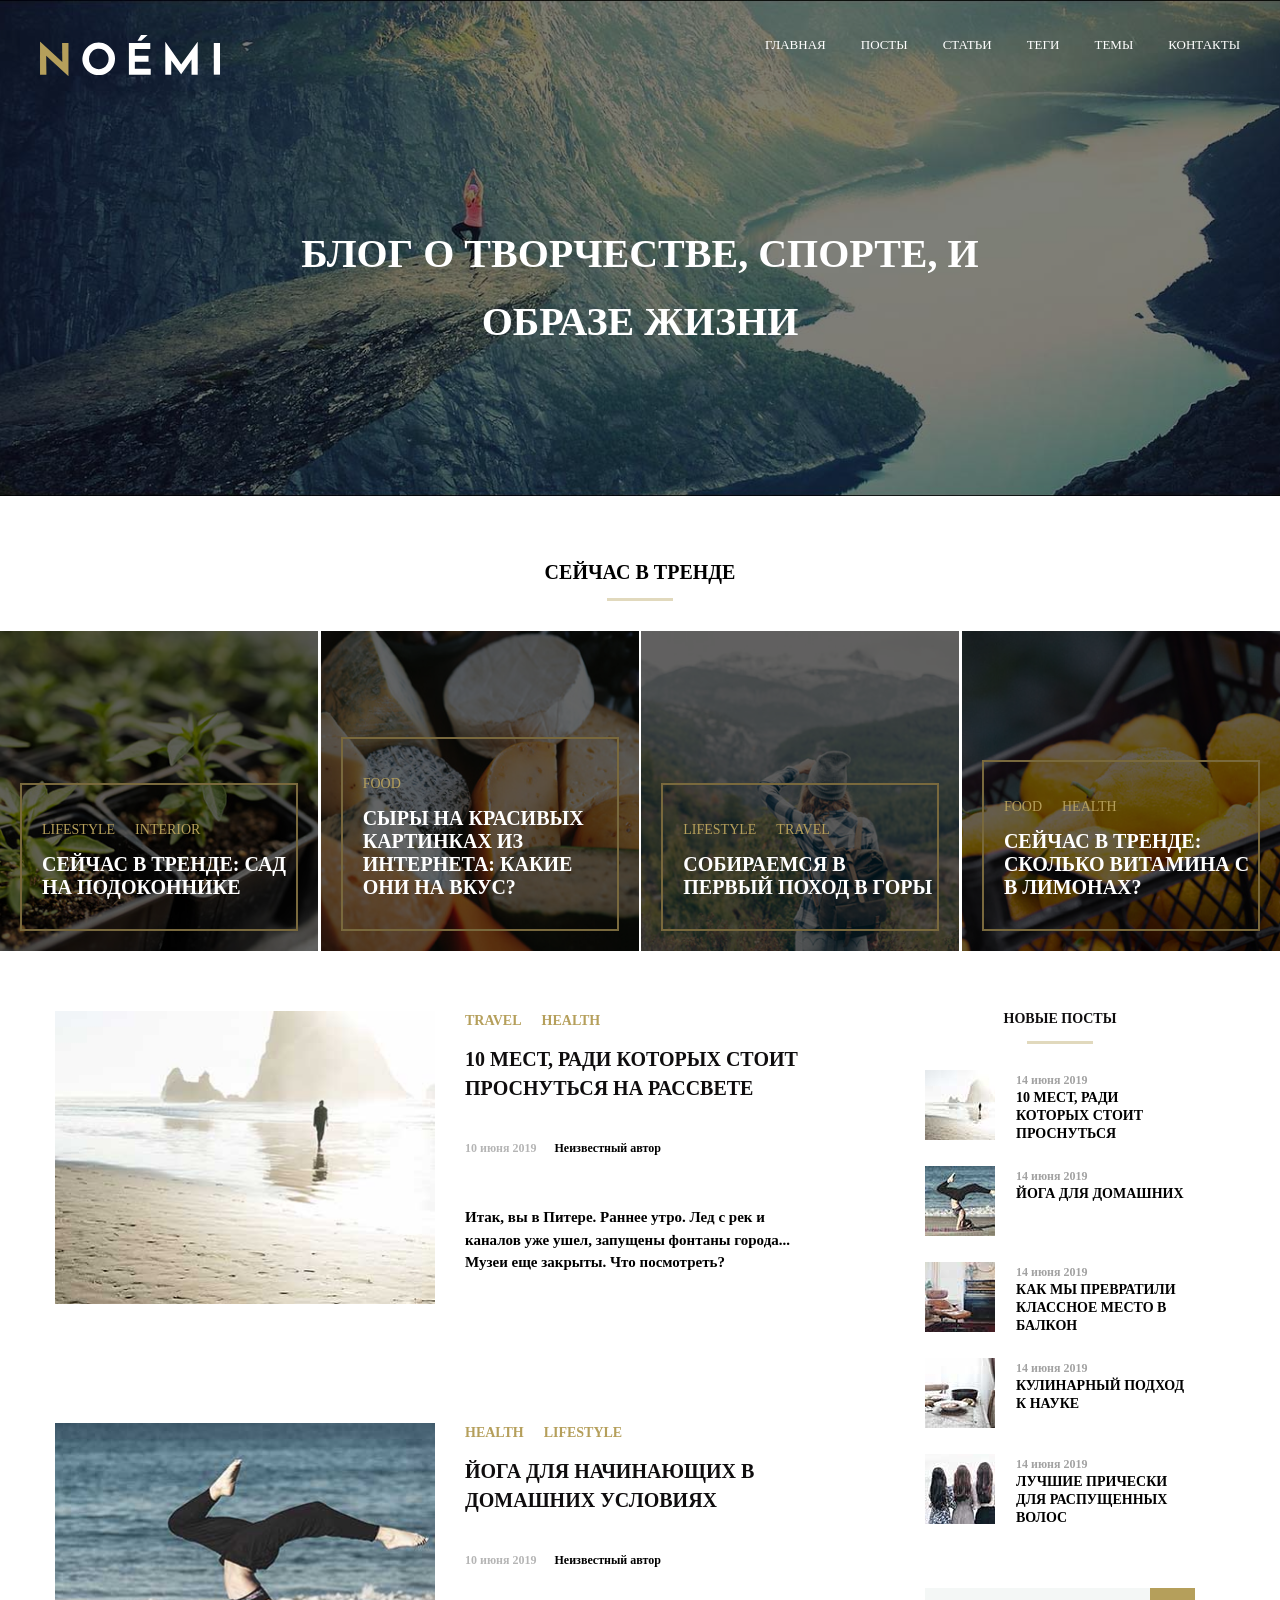
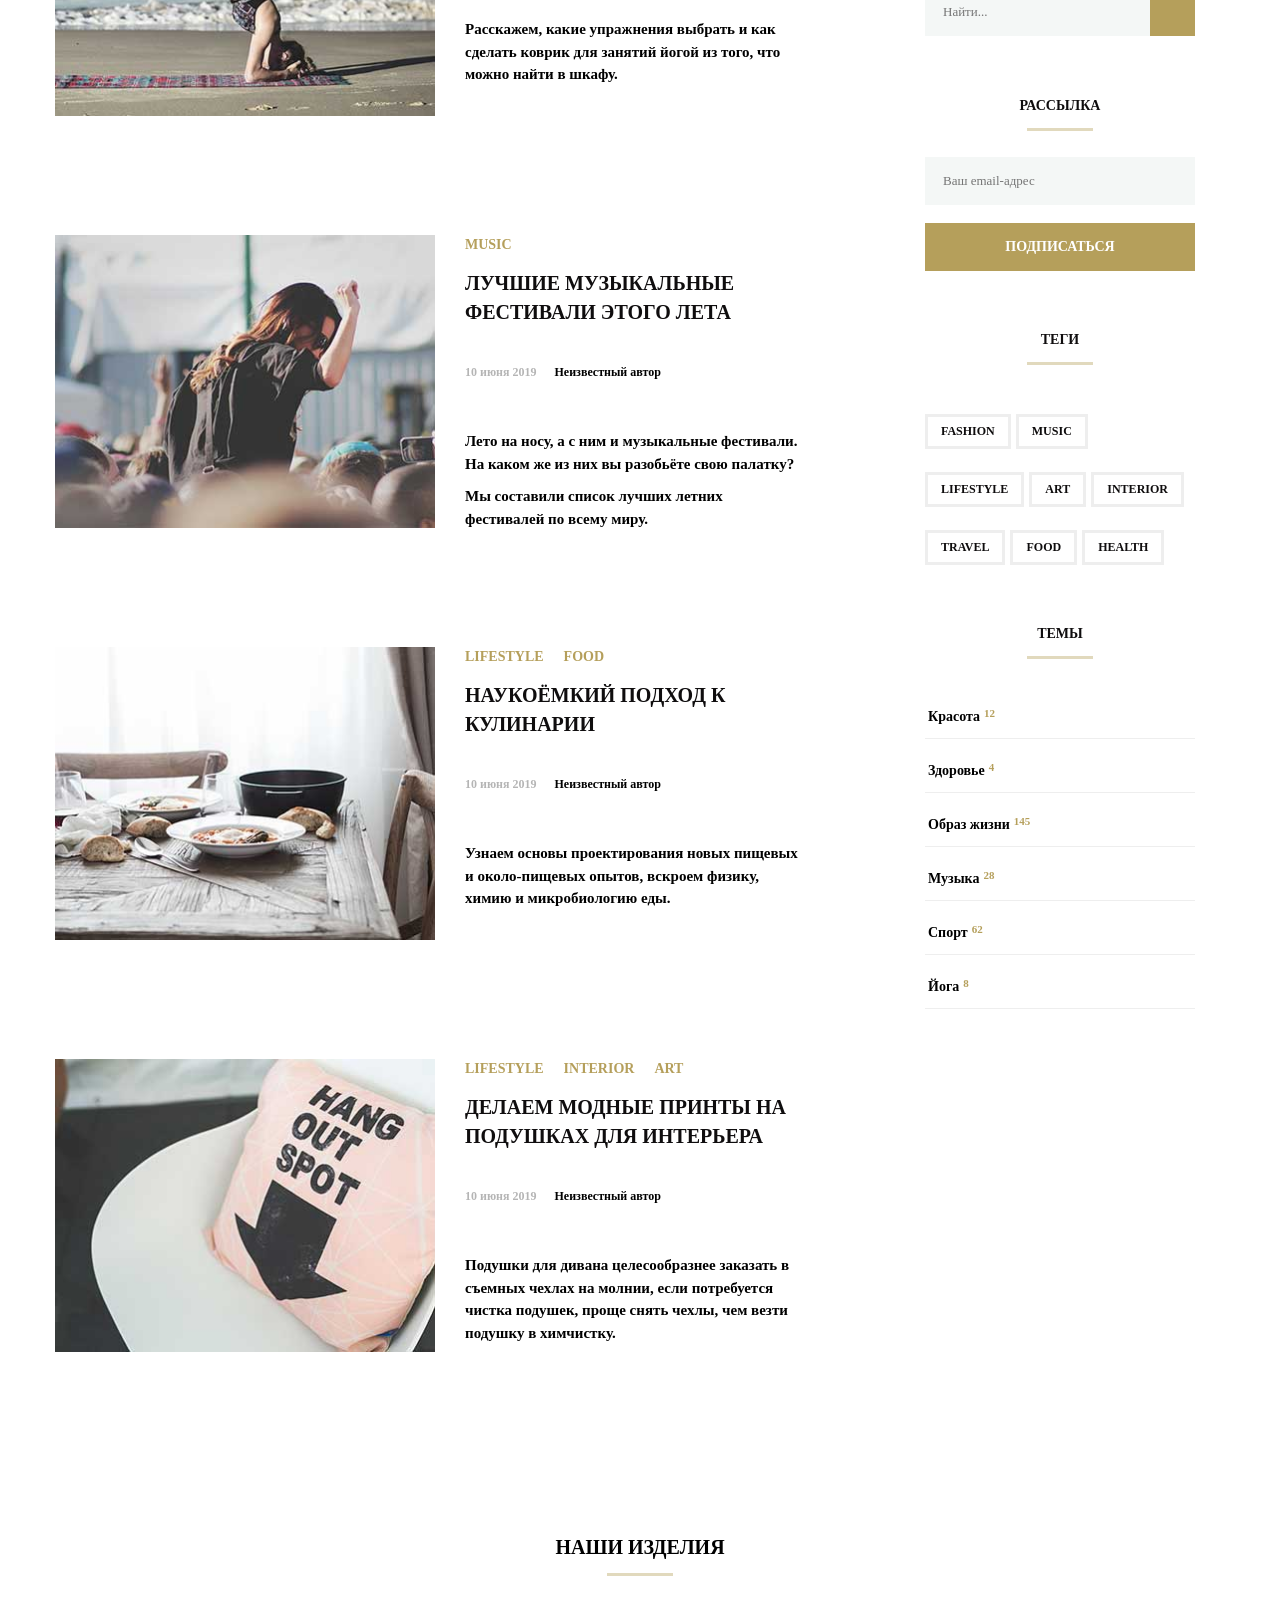
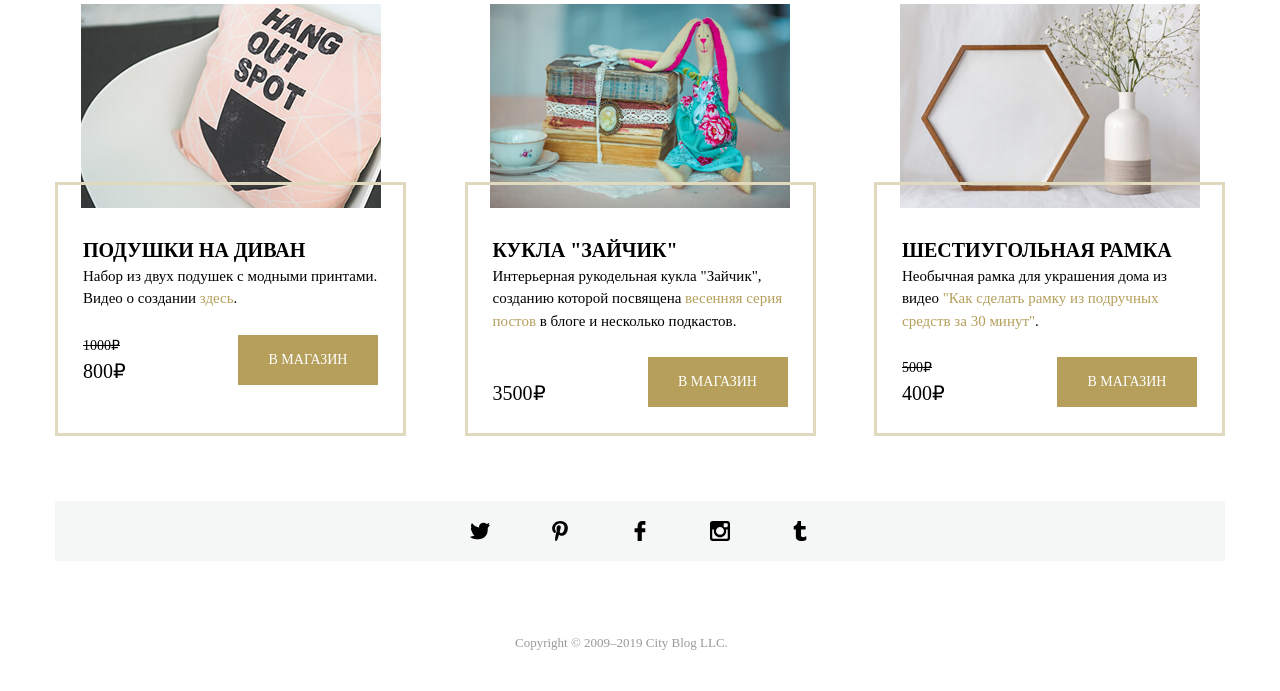
<file: index.html>
<!DOCTYPE html>
<html lang="ru">
  <head>
    <meta charset="UTF-8" />
    <meta http-equiv="X-UA-Compatible" content="IE=edge" />
    <meta name="viewport" content="width=device-width, initial-scale=1.0" />
    <link rel="stylesheet" href="css/style.css" />
    <title>Document</title>
  </head>
  <body>
    <header class="header">
      <div class="conteiner">
        <div class="menu">
          <a href="#0" class="logo">
            <img class="logo-img" src="svg/noemi-logo.svg" alt="логотип" />
          </a>
          <nav class="header-menu-nav">
            <button class="menu-button">
              <span></span>
            </button>
            <ul class="menu-list">
              <li class="header-menu">
                <a href="#0" class="menu-choice">Главная</a>
              </li>
              <li class="header-menu">
                <a href="#0" class="menu-choice">Посты</a>
              </li>
              <li class="header-menu">
                <a href="#0" class="menu-choice">Статьи</a>
              </li>
              <li class="header-menu">
                <a href="#0" class="menu-choice">Теги</a>
              </li>
              <li class="header-menu">
                <a href="#0" class="menu-choice">Темы</a>
              </li>
              <li class="header-menu">
                <a href="#0" class="menu-choice">Контакты</a>
              </li>
            </ul>
          </nav>
        </div>
        <h1 class="slogan">Блог о творчестве, спорте, и образе жизни</h1>
      </div>
    </header>
    <h3 class="actual-news-header">сейчас в тренде</h3>
    <section class="actual-news">
      <article class="card-trend one">
        <div class="card-news">
          <ul class="actual-news-title">
            <li class="content-block-list">
              <a href="#0" class="paragraph">lifestyle</a>
            </li>
            <li class="content-block-list">
              <a href="#0" class="paragraph">interior</a>
            </li>
          </ul>
          <h2 class="actual-content">
            сейчас в тренде: сад <br />
            на подоконнике
          </h2>
        </div>
      </article>
      <article class="card-trend two">
        <div class="card-news">
          <ul class="actual-news-title">
            <li class="content-block-list">
              <a href="#0" class="paragraph">food</a>
            </li>
          </ul>
          <h2 class="actual-content">
            сыры на красивых картинках из интернета: какие они на вкус?
          </h2>
        </div>
      </article>
      <article class="card-trend three">
        <div class="card-news">
          <ul class="actual-news-title">
            <li class="content-block-list">
              <a href="#0" class="paragraph">lifestyle</a>
            </li>
            <li class="content-block-list">
              <a href="#0" class="paragraph">travel</a>
            </li>
          </ul>
          <h2 class="actual-content">собираемся в первый поход в горы</h2>
        </div>
      </article>
      <article class="card-trend four">
        <div class="card-news">
          <ul class="actual-news-title">
            <li class="content-block-list">
              <a href="#0" class="paragraph">food</a>
            </li>
            <li class="content-block-list">
              <a href="#0" class="paragraph">health</a>
            </li>
          </ul>
          <h2 class="actual-content">
            сейчас в тренде: сколько витамина С в лимонах?
          </h2>
        </div>
      </article>
    </section>
    <div class="basic-information">
      <main class="main">
        <section class="sec-tion">
          <a href="#0" class="picture">
            <img
              class="preview-img"
              src="images/last-post1.jpg"
              alt="Человек в море на рассвете"
            />
          </a>
          <div class="content">
            <ul class="news">
              <li class="news-items">
                <a href="#0" class="paragraph">travel</a>
              </li>
              <li class="item-one">
                <a href="#0" class="paragraph">health</a>
              </li>
            </ul>
            <h2 class="second-header">
              <a href="#0" class="second-header-text"
                >10 мест, ради которых стоит проснуться на рассвете</a
              >
            </h2>
            <div class="date-author">
              <time class="date" datetime="2019-06-10">10 июня 2019</time>
              <span class="author">Неизвестный автор</span>
            </div>
            <div class="main-text">
              <p>
                Итак, вы в Питере. Раннее утро. Лед с рек и каналов уже ушел,
                запущены фонтаны города... Музеи еще закрыты. Что посмотреть?
              </p>
            </div>
          </div>
        </section>
        <section class="sec-tion">
          <a href="#0" class="picture">
            <img
              class="preview-img"
              src="images/last-post2.jpg"
              alt="Девушка занимается йогой на пляже"
            />
          </a>
          <div class="content">
            <ul class="news">
              <li class="news-items item-one">
                <a href="#0" class="paragraph">health</a>
              </li>
              <li class="news-items item-one">
                <a href="#0" class="paragraph">lifestyle</a>
              </li>
            </ul>
            <h2 class="second-header">
              <a href="#0" class="second-header-text"
                >йога для начинающих в домашних условиях</a
              >
            </h2>
            <div class="date-author">
              <time class="date" datetime="2019-06-10">10 июня 2019</time>
              <span class="author">Неизвестный автор</span>
            </div>
            <div class="main-text">
              <p>
                Расскажем, какие упражнения выбрать и как сделать коврик для
                занятий йогой из того, что можно найти в шкафу.
              </p>
            </div>
          </div>
        </section>
        <section class="sec-tion">
          <a href="#0" class="picture">
            <img
              class="preview-img"
              src="images/last-post3.jpg"
              alt="Девушка на фестивале"
            />
          </a>
          <div class="content">
            <ul class="news">
              <li class="news-items">
                <a href="#0" class="paragraph">music</a>
              </li>
            </ul>
            <h2 class="second-header">
              <a href="#0" class="second-header-text"
                >лучшие музыкальные фестивали этого лета</a
              >
            </h2>
            <div class="date-author">
              <time class="date" datetime="2019-06-10">10 июня 2019</time>
              <span class="author">Неизвестный автор</span>
            </div>
            <div class="main-text">
              <p>
                Лето на носу, а с ним и музыкальные фестивали. На каком же из
                них вы разобьёте свою палатку?
              </p>
              <div style="height: 10px"></div>
              <p>Мы составили список лучших летних фестивалей по всему миру.</p>
            </div>
          </div>
        </section>
        <section class="sec-tion">
          <a href="#0" class="picture">
            <img
              class="preview-img"
              src="images/last-post4.jpg"
              alt="Завтрак на столе"
            />
          </a>
          <div class="content">
            <ul class="news">
              <li class="news-items item-one">
                <a href="#0" class="paragraph">lifestyle</a>
              </li>
              <li class="item-one">
                <a href="#0" class="paragraph">food</a>
              </li>
            </ul>
            <h2 class="second-header">
              <a href="#0" class="second-header-text"
                >Наукоёмкий подход к кулинарии</a
              >
            </h2>
            <div class="date-author">
              <time class="date" datetime="2019-06-10">10 июня 2019</time>
              <span class="author">Неизвестный автор</span>
            </div>
            <div class="main-text">
              <p>
                Узнаем основы проектирования новых пищевых и около-пищевых
                опытов, вскроем физику, химию и микробиологию еды.
              </p>
            </div>
          </div>
        </section>
        <section class="sec-tion">
          <a href="#0" class="picture">
            <img
              class="preview-img"
              src="images/last-post5.jpg"
              alt="Подушечка с надписью: hang out sport"
            />
          </a>
          <div class="content">
            <ul class="news">
              <li class="news-items">
                <a href="#0" class="paragraph">lifestyle</a>
              </li>
              <li class="item-one">
                <a href="#0" class="paragraph">interior</a>
              </li>
              <li class="item-one">
                <a href="#0" class="paragraph">art</a>
              </li>
            </ul>
            <h2 class="second-header">
              <a href="#0" class="second-header-text"
                >делаем модные принты на подушках для интерьера</a
              >
            </h2>
            <div class="date-author">
              <time class="date" datetime="2019-06-10">10 июня 2019</time>
              <span class="author">Неизвестный автор</span>
            </div>
            <div class="main-text">
              <p>
                Подушки для дивана целесообразнее заказать в съемных чехлах на
                молнии, если потребуется чистка подушек, проще снять чехлы, чем
                везти подушку в химчистку.
              </p>
            </div>
          </div>
        </section>
      </main>
      <aside class="aside">
        <section class="new-posts">
          <h3 class="caption">новые посты</h3>
          <article class="post">
            <a href="#0" class="picture-two">
              <img
                class="image"
                src="images/2.jpg"
                alt="Человек в море на рассвете"
              />
            </a>
            <div class="con-tent">
              <time class="d-ate" datetime="2019-06-14">14 июня 2019</time>
              <h4 class="sec-ond-header">
                <a href="#0" class="sec-ond-header-text"
                  >10 мест, ради которых стоит проснуться</a
                >
              </h4>
            </div>
          </article>
          <article class="post">
            <a href="#0" class="picture-two">
              <img
                class="image"
                src="images/151.jpg"
                alt="Девушка занимается йогой на пляже"
              />
            </a>
            <div class="con-tent">
              <time class="d-ate" datetime="2019-06-14">14 июня 2019</time>
              <h4 class="sec-ond-header">
                <a href="#0" class="sec-ond-header-text">Йога для домашних</a>
              </h4>
            </div>
          </article>
          <article class="post">
            <a href="#0" class="picture-two">
              <img class="image" src="images/45.jpg" alt="Уютное кресло" />
            </a>
            <div class="con-tent">
              <time class="d-ate" datetime="2019-06-14">14 июня 2019</time>
              <h4 class="sec-ond-header">
                <a href="#0" class="sec-ond-header-text"
                  >как мы превратили классное место в балкон</a
                >
              </h4>
            </div>
          </article>
          <article class="post">
            <a href="#0" class="picture-two">
              <img class="image" src="images/501.jpg" alt="Завтрак на столе" />
            </a>
            <div class="con-tent">
              <time class="d-ate" datetime="2019-06-14">14 июня 2019</time>
              <h4 class="sec-ond-header">
                <a href="#0" class="sec-ond-header-text"
                  >Кулинарный подход к науке</a
                >
              </h4>
            </div>
          </article>
          <article class="post">
            <a href="#0" class="picture-two">
              <img class="image" src="images/7.jpg" alt="Красивые волосы" />
            </a>
            <div class="con-tent">
              <time class="d-ate" datetime="2019-06-14">14 июня 2019</time>
              <h4 class="sec-ond-header">
                <a href="#0" class="sec-ond-header-text"
                  >Лучшие прически для распущенных волос</a
                >
              </h4>
            </div>
          </article>
        </section>
        <section class="find-button">
          <form class="to-find">
            <span class="entry-field">поле ввода:поиск</span>
            <input class="field" type="text" placeholder="Найти..." />
            <button class="search-button" type="submit"></button>
          </form>
        </section>
        <section class="mailing-list">
          <h3 class="caption">рассылка</h3>
          <div class="mailing">
            <form class="to-fi-nd">
              <label class="wri-te">
                <span class="entry-field">Кнопка ввода:email</span>
                <input
                  class="fi-eld"
                  type="email"
                  placeholder="Ваш email-адрес"
                  required
                />
              </label>
              <button
                class="search-but-ton"
                type="button"
                name="Кнопка подписаться"
              >
                Подписаться
              </button>
            </form>
          </div>
        </section>
        <section class="tags">
          <h3 class="caption">теги</h3>
          <ul class="menu-tags">
            <li class="menu-section-tegs">
              <a href="#0" class="tag">fashion</a>
            </li>
            <li class="menu-section-tegs">
              <a href="#0" class="tag">music</a>
            </li>
            <li class="menu-section-tegs">
              <a href="#0" class="tag">lifestyle</a>
            </li>
            <li class="menu-section-tegs">
              <a href="#0" class="tag">art</a>
            </li>
            <li class="menu-section-tegs">
              <a href="#0" class="tag">interior</a>
            </li>
            <li class="menu-section-tegs">
              <a href="#0" class="tag">travel</a>
            </li>
            <li class="menu-section-tegs">
              <a href="#0" class="tag">food</a>
            </li>
            <li class="menu-section-tegs">
              <a href="#0" class="tag">health</a>
            </li>
          </ul>
        </section>
        <section class="themes">
          <h3 class="caption">темы</h3>
          <ul class="menu-themes">
            <li class="menu-section-themes">
              <a href="#0" class="theme">Красота</a>
              <span class="quantity">12</span>
            </li>
            <li class="menu-section-themes">
              <a href="#0" class="theme">Здоровье</a>
              <span class="quantity">4</span>
            </li>
            <li class="menu-section-themes">
              <a href="#0" class="theme">Образ жизни</a>
              <span class="quantity">145</span>
            </li>
            <li class="menu-section-themes">
              <a href="#0" class="theme">Музыка</a>
              <span class="quantity">28</span>
            </li>
            <li class="menu-section-themes">
              <a href="#0" class="theme">Спорт</a>
              <span class="quantity">62</span>
            </li>
            <li class="menu-section-themes">
              <a href="#0" class="theme">Йога</a>
              <span class="quantity">8</span>
            </li>
          </ul>
        </section>
      </aside>
    </div>
    <h3 class="actual-news-header">наши изделия</h3>
    <section class="product-container">
      <article class="product">
        <picture class="product-picture">
          <source
            srcset="images/shop-item-mobile1.jpg"
            media="(max-width: 640px)"
          />
          <source
            srcset="images/shop-item-tablet1.jpg"
            media="(min-width: 641px) and (max-width: 1199px)"
          />
          <source
            srcset="images/shop-item-desk1.jpg"
            media="(min-width: 1200px)"
          />
          <img
            src="images/shop-item-desk1.jpg"
            alt="Подушечка с надписью: hang out sport"
          />
        </picture>
        <div class="content-product">
          <h3 class="header-product">подушки на диван</h3>
          <p class="product-text">
            Набор из двух подушек с модными принтами. Видео о создании
            <a class="product-link" href="#0">здесь</a>.
          </p>
          <footer class="footer-product">
            <div class="product-prices">
              <span class="product-price">
                <span class="product-price-old">1000₽</span>
              </span>
              <span class="product-price">
                <span class="product-price-value">800₽</span>
              </span>
            </div>
            <button class="product-button" type="button">в магазин</button>
          </footer>
        </div>
      </article>
      <article class="product">
        <picture class="product-picture">
          <source
            srcset="images/shop-item-mobile2.jpg"
            media="(max-width: 640px)"
          />
          <source
            srcset="images/shop-item-tablet2.jpg"
            media="(min-width: 641px) and (max-width: 1199px)"
          />
          <source
            srcset="images/shop-item-desk2.jpg"
            media="(min-width: 1200px)"
          />
          <img src="images/shop-item-desk2.jpg" alt="кукла" />
        </picture>
        <div class="content-product">
          <h3 class="header-product">кукла "зайчик"</h3>
          <p class="product-text">
            Интерьерная рукодельная кукла "Зайчик", созданию которой посвящена
            <a class="product-link" href="#0">весенняя серия постов</a> в блоге
            и несколько подкастов.
          </p>
          <footer class="footer-product">
            <div class="product-prices">
              <span class="product-price">
                <span class="product-price-old"><br /></span>
              </span>
              <span class="product-price">
                <span class="product-price-value">3500₽</span>
              </span>
            </div>
            <button class="product-button" type="button">в магазин</button>
          </footer>
        </div>
      </article>
      <article class="product">
        <picture class="product-picture">
          <source
            srcset="images/shop-item-mobile3.jpg"
            media="(max-width: 640px)"
          />
          <source
            srcset="images/shop-item-tablet3.jpg"
            media="(min-width: 641px) and (max-width: 1199px)"
          />
          <source
            srcset="images/shop-item-desk3.jpg"
            media="(min-width: 1200px)"
          />
          <img src="images/shop-item-desk3.jpg" alt="Шестиугольная рамка" />
        </picture>
        <div class="content-product">
          <h3 class="header-product">шестиугольная рамка</h3>
          <p class="product-text">
            Необычная рамка для украшения дома из видео
            <a class="product-link" href="#0"
              >"Как сделать рамку из подручных средств за 30 минут"</a
            >.
          </p>
          <footer class="footer-product">
            <div class="product-prices">
              <span class="product-price">
                <span class="product-price-old">500₽</span>
              </span>
              <span class="product-price">
                <span class="product-price-value">400₽</span>
              </span>
            </div>
            <button class="product-button" type="button">в магазин</button>
          </footer>
        </div>
      </article>
    </section>
    <footer class="footer">
      <div class="basement">
        <address class="icons">
          <ul class="ic-ons">
            <li class="icon">
              <a href="twitter" class="social-media twitter">
                <span class="media">ссылка на профиль компании twitter</span>
              </a>
            </li>
            <li class="icon">
              <a href="pinterest" class="social-media pinterest">
                <span class="media">ссылка на профиль компании pinterest"</span>
              </a>
            </li>
            <li class="icon">
              <a href="facebook" class="social-media facebook">
                <span class="media">cсылка на профиль компании в facebook</span>
              </a>
            </li>
            <li class="icon">
              <a href="instagram" class="social-media instagram">
                <span class="media"
                  >cсылка на профиль компании в instagram</span
                >
              </a>
            </li>
            <li class="icon">
              <a href="tumblr" class="social-media tumblr">
                <span class="media">ссылка на профиль компании tumblr</span>
              </a>
            </li>
          </ul>
        </address>
        <a href="#0" class="copuright">
          <p class="signature">Copyright © 2009–2019 City Blog LLC.</p>
        </a>
      </div>
    </footer>
    <div class="popup_hidden">
      <div class="popup-container">
        <button class="button-close" type="button"></button>
        <div class="popup-contant">
          <form class="popup-form">
            <header class="popup-header">
              <h3 class="title-popup">ваш фидбек</h3>
            </header>
            <div class="form-group">
              <label class="popup-choice">
                <span class="label-text">Как часто Вы заходите на сайт?</span>
                <select class="select">
                  <option value="everyday" selected>Почти каждый день</option>
                  <option value="once">Раз в неделю</option>
                  <option value="first">Я здесь впервые</option>
                </select>
              </label>
            </div>
            <div class="form-group form-radio-group">
              <span class="label-text">Вы подписаны на e-mail рассылку?</span>
              <label class="radio-group">
                <input type="radio" name="radio-group" class="radio" />
                <span class="radio-group-text">Да</span>
              </label>
              <label class="radio-group">
                <input type="radio" name="radio-group" class="radio" />
                <span class="radio-group-text">Нет</span>
              </label>
            </div>
            <div class="form-group">
              <label class="field-group">
                <span class="label-text"
                  >Расскажите, какой контент Вы бы хотели видеть на нашем
                  сайте?</span
                >
                <textarea
                  class="field-textarea"
                  placeholder="Может, больше рецептов?"
                  required
                ></textarea>
              </label>
            </div>
            <div class="for-group">
              <button class="button" type="button">Отправить</button>
            </div>
          </form>
        </div>
      </div>
    </div>
  </body>
</html>
</file>
<file: css/style.css>
* {
  margin: 0;
  padding: 0;
  box-sizing: border-box;
}

@font-face {
  font-family: "OpenSans-Regular";
  src: url("https://netology-code.github.io/html-2-diploma/sources/fonts/OpenSans-Regular.woff");
  font-style: normal;
  font-weight: 400;
}

@font-face {
  font-family: "OpenSans-Bold";
  src: url("https://netology-code.github.io/html-2-diploma/sources/fonts/OpenSans-Bold.woff");
  font-style: normal;
  font-weight: 400;
}

.conteiner {
  margin: auto;
}

.header {
  padding-top: 15px;
  padding-bottom: 140px;
  background-image: url(../images/banner-bg.jpg);
  background-color: #000000;
  width: 100%;
  margin-left: auto;
  margin-right: auto;
  background-size: cover;
  background-repeat: no-repeat;
  background-position: center center;
  position: relative;
  z-index: 0;
}

.header::after {
  content: "";
  position: absolute;
  top: 0;
  right: 0;
  left: 0;
  bottom: 0;
  background-color: #000000;
  opacity: 0.5;
  z-index: -1;
}

.menu {
  max-width: 100%;
  display: flex;
  justify-content: space-between;
  margin-top: 20px;
}

.menu-list {
  display: flex;
  list-style-type: none;
}

.logo-img {
  width: 180px;
}

.header-menu-nav {
  margin: 0;
  box-sizing: border-box;
}

.menu-button {
  position: relative;
  width: 30px;
  height: 30px;
  display: block;
  border: none;
  padding-right: 30px;
  background-color: transparent;
  font-size: 25px;
  cursor: pointer;
  margin-right: 35px;
}

.menu-button span,
.menu-button:after,
.menu-button:before {
  height: 3px;
  width: 100%;
  position: absolute;
  margin-right: 20px;
  background-color: #ffffff;
}

.menu-button span {
  top: 14px;
}

.menu-button:after,
.menu-button:before {
  content: "";
}

.menu-button:after {
  bottom: 5px;
}

.menu-button:before {
  top: 5px;
}

.header-menu:nth-child(n + 2) {
  margin-left: 35px;
}

.menu-choice {
  text-decoration: none;
  color: #ffffff;
  text-transform: uppercase;
  font-size: 13px;
  font-family: "OpenSans-Regular";
}

.menu-choice:hover {
  text-decoration: underline;
}

.slogan {
  display: block;
  color: #ffffff;
  font-size: 40px;
  font-family: "OpenSans-Bold";
  margin-top: 140px;
  margin-right: auto;
  margin-left: auto;
  max-width: 700px;
  text-align: center;
  text-transform: uppercase;
  line-height: 1.7;
  font-weight: 700px;
}

.actual-news-header {
  color: 0f0d0e;
  text-transform: uppercase;
  font-size: 20px;
  font-family: "OpenSans-Bold";
  text-align: center;
  margin-top: 65px;
  font-weight: 900;
}

.actual-news-header::after {
  content: "";
  display: block;
  width: 66px;
  height: 3px;
  background-color: #e1d9bd;
  margin: 14px auto 28px auto;
  position: relative;
}

.actual-news {
  width: 100%;
  margin-right: auto;
  margin-left: auto;
  margin-top: 30px;
  display: flex;
  flex-wrap: wrap;
}

.card-trend {
  width: calc(25% - 3px);
  background-color: #000;
  position: relative;
  z-index: 0;
  display: flex;
  align-items: flex-end;
  background-repeat: no-repeat;
  background-size: cover;
  background-position: center center;
}

.card-trend::after {
  content: "";
  position: absolute;
  top: 0;
  right: 0;
  bottom: 0;
  left: 0;
  background-color: #000;
  z-index: -1;
  opacity: 0.6;
}

.one {
  background-image: url(../images/trend1.jpg);
}

.two {
  background-image: url(../images/trend2.jpg);
}

.three {
  background-image: url(../images/trend3.jpg);
}

.four {
  background-image: url(../images/trend4.jpg);
}

.card-news {
  border: 2px solid #79693d;
  margin: 20px;
  width: 100%;
}

.actual-news-title {
  display: flex;
  flex-wrap: wrap;
  box-sizing: border-box;
  text-align: left;
  margin-left: 20px;
  margin-top: 35px;
  list-style-type: none;
}

.actual-content {
  font-size: 20px;
  font-family: "OpenSans-Bold";
  color: #fff;
  text-transform: uppercase;
  margin-top: 15px;
  text-align: left;
  margin-left: 20px;
  margin-bottom: 30px;
}

.actual-content:hover {
  cursor: pointer;
  color: #66572f;
}

.basic-information {
  margin: 65px auto 0px auto;
  max-width: 1170px;
  display: flex;
  font-weight: 900;
}

.main {
  width: 750px;
}

.sec-tion {
  display: flex;
  padding-top: 0;
  margin-bottom: 60px;
}

.preview-img {
  width: 380px;
}

.picture {
  margin-bottom: 60px;
}

.content {
  max-width: 367px;
}

.news {
  display: flex;
  justify-content: start;
  flex-wrap: wrap;
  list-style-type: none;
}

.paragraph {
  text-decoration: none;
  color: #b59f5b;
  text-transform: uppercase;
  font-size: 14px;
  font-family: "OpenSans-Bold";
  font-weight: 700px;
  padding-right: 20px;
}

.paragraph:hover {
  text-decoration: underline;
}

.second-header {
  padding-top: 15px;
  line-height: 1.2;
}

.second-header-text {
  text-decoration: none;
  font-family: "OpenSans-Bold";
  font-size: 20px;
  color: #0f0d0e;
  font-weight: 900px;
  text-transform: uppercase;
}

.second-header-text:hover {
  color: #b59f5b;
}

.date-author {
  margin: 37px 0px 50px 0px;
}

.date {
  color: #b5b5b5;
  font-size: 12px;
  font-family: "OpenSans-Regular";
  font-weight: 700px;
}

.author {
  font-size: 12px;
  font-family: "OpenSans-Bold";
  color: #000000;
  font-weight: 900px;
  margin-left: 14px;
}

.main-text {
  line-height: 1.5;
  color: #000;
  font-family: "OpenSans-Regular";
  font-size: 15px;
  font-weight: 500px;
}

.aside {
  width: 272px;
}

.caption {
  color: #0f0d0e;
  text-transform: uppercase;
  font-size: 14px;
  font-family: "OpenSans-Bold";
  font-weight: 900px;
  text-align: center;
}

.caption::after {
  content: "";
  position: relative;
  display: block;
  width: 66px;
  height: 3px;
  background-color: #e1d9bd;
  margin: 14px auto 26px auto;
}

.post {
  display: flex;
  margin-bottom: 22px;
}

.picture-two {
  margin-right: 21px;
  width: 70px;
}

.d-ate {
  color: #a2a2a2;
  font-family: "OpenSans-Regular";
  font-size: 12px;
  font-weight: 700px;
  margin-bottom: 10px;
}

.sec-ond-header-text {
  font-size: 14px;
  font-family: "OpenSans-Bold";
  text-decoration: none;
  color: #000000;
  text-transform: uppercase;
  font-weight: 700px;
}

.sec-ond-header-text:hover {
  color: #b59f5b;
}

.fi-eld {
  border: none;
  min-height: 48px;
  width: 100%;
  background-color: #f4f7f6;
  font-size: 13px;
  font-family: "OpenSans-Regular";
  padding-left: 18px;
}

.fi-eld:focus {
  outline: 2px double #e1d9bd;
}

.search-but-ton {
  min-height: 48px;
  width: 100%;
  border: none;
  background-color: #b59f5b;
  margin-top: 18px;
  font-size: 14px;
  font-family: "OpenSans-Bold";
  color: #ffffff;
  text-transform: uppercase;
  cursor: pointer;
  font-weight: 700;
}

.search-but-ton:hover {
  background-color: #000000;
}

.tags {
  margin: 61px 0px 61px 0px;
  width: 100%;
}

.menu-tags {
  display: flex;
  list-style-type: none;
  flex-wrap: wrap;
}

.menu-section-tegs {
  margin-top: 23px;
  margin-right: 5px;
}

.tag {
  display: block;
  font-size: 12px;
  font-family: "OpenSans-Bold";
  color: #0f0d0e;
  text-transform: uppercase;
  text-decoration: none;
  border: solid 3px;
  border-color: #eeeeee;
  padding: 7px 13px;
  font-weight: 900px;
  align-items: center;
  align-content: space-between;
}

.tag:hover {
  color: #b59f5b;
  border-color: #b59f5b;
}
.menu-themes {
  list-style-type: none;
}

.menu-section-themes {
  border-style: none none solid none;
  border-color: #eeeeee;
  border-width: 1px;
  padding: 22px 3px 13px 3px;
}

.theme {
  font-size: 14px;
  font-family: "OpenSans-Bold";
  color: #000000;
  text-decoration: none;
  font-weight: 900px;
}

.theme:hover {
  color: #b59f5b;
}

.quantity {
  display: inline-block;
  color: #b59f5b;
  font-size: 11px;
  font-family: "OpenSans-Bold";
  vertical-align: top;
  font-weight: 700;
}

.product-container {
  max-width: 1170px;
  display: flex;
  height: 100%;
  margin-left: auto;
  margin-right: auto;
  margin-bottom: 65px;
  justify-content: space-between;
}

.product {
  display: flex;
  flex-direction: column;
  width: calc(33.3% - 47px);
}

.product-picture {
  text-align: center;
}

.content-product {
  margin-top: -30px;
  padding: 50px 25px 25px;
  border: 3px solid #e1d9bd;
  line-height: 1.5;
  position: relative;
  height: 100%;
}

.header-product {
  font-size: 20px;
  font-family: "OpenSans-Bold";
  font-weight: 900px;
  color: #000;
  text-transform: uppercase;
}

.product-text {
  font-size: 15px;
  font-family: "OpenSans-Regular";
}

.product-link {
  color: #b59f5b;
  text-decoration: none;
}

.footer-product {
  display: flex;
  justify-content: space-between;
  margin-top: 25px;
}

.product-price {
  display: flex;
  font-family: "OpenSans-Bold";
  color: #000;
  font-weight: 900px;
}

.product-price-value {
  font-size: 20px;
}

.product-price-old {
  font-size: 14px;
  text-decoration: line-through;
}

.product-button {
  width: 140px;
  height: 50px;
  font-size: 14px;
  font-family: "OpenSans-Bold";
  color: #fff;
  font-weight: 900px;
  text-transform: uppercase;
  background-color: #b59f5b;
  border: none;
  cursor: pointer;
  padding: 15px 25px;
}

.product-button:hover {
  background-color: #000;
}

.icons {
  width: 100%;
  background-color: #f4f7f6;
  margin-right: auto;
  margin-left: auto;
  margin-bottom: 74px;
}

.basement {
  margin-bottom: 40px;
}

.ic-ons {
  list-style-type: none;
  display: flex;
  justify-content: center;
}

.social-media {
  display: block;
  width: 25px;
  height: 25px;
  background-repeat: no-repeat;
  background-position: center;
  background-size: 20px;
}

.twitter {
  background-image: url(../svg/004-twitter.svg);
}

.pinterest {
  background-image: url(../svg/001-pinterest.svg);
}

.facebook {
  background-image: url(../svg/002-facebook-logo.svg);
}

.instagram {
  background-image: url(../svg/005-instagram.svg);
}

.tumblr {
  background-image: url(../svg/003-tumblr.svg);
}

.media {
  width: 1px;
  height: 1px;
  position: absolute;
  clip: rect(1px 1px 1px 1px);
}

.copuright {
  width: 250px;
  text-decoration: none;
  display: block;
  margin-right: auto;
  margin-left: auto;
}

.signature {
  font-size: 13px;
  font-family: "OpenSans-Bold";
  color: #999999;
  font-weight: 500px;
}

.popup-container {
  margin-top: auto;
  margin-bottom: auto;
}

.title-popup {
  text-transform: uppercase;
  font-size: 18px;
  font-family: "OpenSans-Bold";
  text-align: center;
}

.title-popup::after {
  content: "";
  display: block;
  position: relative;
  margin-left: auto;
  margin-right: auto;
  margin-top: 10px;
  margin-bottom: 25px;
  width: 66px;
  height: 3px;
  background: #e1d9bd;
}

.popup_hidden {
  display: flex;
  display: none;
  justify-content: center;
  position: fixed;
  z-index: 9999;
  top: 0;
  right: 0;
  bottom: 0;
  left: 0;
}

.popup_hidden:after {
  content: "";
  position: absolute;
  top: 0;
  right: 0;
  left: 0;
  bottom: 0;
  background-color: #000000;
  opacity: 0.7;
  z-index: -1;
}

.popup-contant {
  width: 390px;
  height: auto;
  background-color: #ffffff;
  padding: 35px 35px;
  font-family: "OpenSans-Regular";
  font-size: 15px;
  line-height: 1.5;
}

.form-group {
  margin-bottom: 20px;
}

.label-text {
  width: 100%;
}

.select {
  display: inline-block;
  box-sizing: border-box;
  margin-top: 10px;
  border: none;
  height: 48px;
  width: 100%;
  appearance: none;
  background-color: #f4f7f6;
  background-image: url(../svg/form-arrows.svg);
  background-repeat: no-repeat;
  background-size: 10px;
  background-position: right 10px center;
  padding-left: 18px;
  padding-right: 18px;
  font-size: 15px;
  color: #989898;
}

.select:focus {
  outline: 2px double #e1d9bd;
}

.form-radio-group {
  display: flex;
  flex-wrap: wrap;
}

.radio-group {
  margin-right: 10px;
  margin-top: 5px;
}

.radio-group > input {
  position: absolute;
  z-index: -1;
  opacity: 0;
}

.radio-group > span {
  display: inline-flex;
  align-items: center;
}

.radio-group > span::before {
  content: "";
  display: inline-block;
  width: 1em;
  height: 1em;
  border-radius: 50%;
  margin-right: 0.5em;
  background-image: url(../svg/form-empty-circle.svg);
  background-repeat: no-repeat;
  background-position: center center;
  background-size: 100%;
}

.radio-group > input:checked + span::before {
  background-image: url(../svg/form-circle.svg);
}

.field-textarea {
  margin-top: 10px;
  width: 100%;
  height: 135px;
  resize: none;
  outline: none;
  border: none;
  background-color: #f4f7f6;
  padding-left: 18px;
  padding-right: 18px;
  font-size: 15px;
  color: #989898;
  font-family: "OpenSans-Regular";
  line-height: 1.5;
  padding-top: 25px;
}

.field-textarea:focus {
  outline: 2px double #e1d9bd;
}

.button {
  width: 100%;
  height: 45px;
  border: none;
  background-color: #b59f5b;
  text-transform: uppercase;
  font-weight: 700;
  font-size: 12px;
  color: #ffffff;
  font-family: "OpenSans-Bold";
  cursor: pointer;
}

.button:hover {
  background: rgba(0, 0, 0, 0);
  color: #b59f5b;
  box-shadow: inset 0 0 0 3px #b59f5b;
}

.button-close {
  background-image: url(../svg/form-x.svg);
  background-repeat: no-repeat;
  background-color: transparent;
  margin-left: 95%;
  border: none;
  width: 15px;
  height: 20px;
  cursor: pointer;
}

@media (min-width: 1200px) {
  .conteiner {
    max-width: 1200px;
  }

  .aside {
    width: 272px;
  }

  .product {
    width: 30%;
  }

  .menu-button {
    display: none;
  }

  .card-trend {
    width: 24.85%;
    min-height: 320px;
  }

  .one,
  .two,
  .three {
    margin-right: 0.2%;
  }

  .basic-information {
    margin-top: 60px;
  }
  .content {
    margin-left: 30px;
  }

  .picture {
    width: 380px;
    height: 292px;
    background-color: #000;
  }

  .aside {
    max-width: 270px;
    margin-left: 120px;
  }

  .icons {
    max-width: 1170px;
  }

  .social-media {
    padding: 30px 40px;
  }

  .to-find {
    margin-top: 60px;
    margin-bottom: 62px;
    display: flex;
  }

  .write {
    flex-grow: 1;
    display: flex;
  }

  .entry-field {
    width: 1px;
    height: 1px;
    position: absolute;
    clip: rect(1px 1px 1px 1px);
  }

  .field {
    box-sizing: border-box;
    border: none;
    min-height: 48px;
    width: 225px;
    background-color: #f4f7f6;
    font-size: 13px;
    font-family: "OpenSans-Regular";
    padding-left: 18px;
    flex: 1 1 auto;
  }

  .field:focus {
    outline: 2px double #e1d9bd;
  }

  .search-button {
    min-height: 45px;
    width: 45px;
    background-color: #b59f5b;
    border: none;
    background-image: url("https://netology-code.github.io/html-2-diploma/sources/images/search.svg");
    background-repeat: no-repeat;
    background-size: 15px;
    background-position: center;
    cursor: pointer;
  }

  .search-button:hover {
    background-color: #000000;
  }
}

@media (min-width: 641px) and (max-width: 1199px) and (orientation: landscape) {
  .card-trend {
    width: 24.8%;
  }
}

@media (min-width: 641px) and (max-width: 1199px) {
  .logo-img {
    margin-left: 35px;
  }

  .aside {
    width: 272px;
  }

  .menu-list {
    margin-right: 35px;
  }

  .two {
    background-image: url(../images/trend2.jpg);
  }

  .header {
    background-image: url(../images/banner-bg-tablet.jpg);
  }

  .card-trend:nth-child(odd) {
    margin-right: 0.3%;
  }

  .card-trend {
    width: 49.85%;
    margin-bottom: 0.3%;
  }

  .me-nu {
    justify-content: space-between;
  }

  .menu-list {
    display: none;
  }

  .product-container {
    flex-wrap: wrap;
    max-width: 700px;
  }

  .product {
    width: 45%;
    display: flex;
    justify-content: space-between;
    margin-left: 2.5%;
    margin-right: 2.5%;
    margin-bottom: 10px;
  }

  .product:nth-child(3) {
    margin-top: 30px;
  }

  .basic-information {
    width: 100%;
    max-width: 700px;
    flex-wrap: wrap;
  }

  .preview-img {
    max-width: 349px;
  }

  .picture {
    width: 349px;
    height: 269px;
    background-color: #000;
  }

  .main {
    width: 50%;
  }

  .sec-tion {
    flex-wrap: wrap;
  }

  .sec-tion:not(:last-child) {
    border-style: none none solid none;
    border-width: 3px;
    border-color: #eeeeee;
    padding-bottom: 17px;
  }

  .aside {
    width: 271px;
    margin-left: 6%;
  }

  .to-find {
    margin-top: 60px;
    margin-bottom: 62px;
    display: flex;
  }

  .write {
    flex-grow: 1;
    display: flex;
  }

  .entry-field {
    width: 1px;
    height: 1px;
    position: absolute;
    clip: rect(1px 1px 1px 1px);
  }

  .field {
    box-sizing: border-box;
    border: none;
    min-height: 48px;
    width: 225px;
    background-color: #f4f7f6;
    font-size: 13px;
    font-family: "OpenSans-Regular";
    padding-left: 18px;
    flex: 1 1 auto;
  }

  .field:focus {
    outline: 2px double #e1d9bd;
  }

  .search-button {
    min-height: 45px;
    width: 45px;
    background-color: #b59f5b;
    border: none;
    background-image: url("https://netology-code.github.io/html-2-diploma/sources/images/search.svg");
    background-repeat: no-repeat;
    background-size: 15px;
    background-position: center;
    cursor: pointer;
  }

  .search-button:hover {
    background-color: #000000;
  }

  .icons {
    max-width: 700px;
  }

  .social-media {
    padding: 30px 30px;
  }
}

@media (max-width: 640px) and (orientation: landscape) {
  .card-trend {
    width: 49%;
    margin-bottom: 1%;
  }
}

@media (max-width: 640px) {
  .menu-list {
    margin-right: 15px;
  }

  .slogan {
    font-size: 26px;
    max-width: 280px;
  }

  .header {
    background-image: url(../images/banner-mobile.jpg);
  }

  .menu {
    flex-direction: column-reverse;
  }

  .header-menu-nav {
    align-self: flex-end;
    margin-right: 15px;
  }

  .menu-button {
    margin-right: 15px;
  }

  .menu-list {
    display: none;
  }

  .logo {
    margin-left: auto;
    margin-right: auto;
  }

  .logo-img {
    display: block;
    margin-top: 220px;
    width: 270px;
  }

  .card-trend {
    width: 100%;
    margin: 0 0 3px;
  }

  .basic-information {
    justify-content: center;
    max-width: 320px;
    flex-wrap: wrap;
    margin-top: 45px;
    margin-left: auto;
    margin-right: auto;
  }

  .main {
    width: 100%;
    max-width: 320px;
    overflow: hidden;
    margin-left: auto;
    margin-right: auto;
  }

  .content {
    max-width: 320px;
    margin-left: 15px;
  }
  .preview-img {
    width: 320px;
  }

  .picture {
    width: 320px;
    height: 245px;
    background-color: #000;
  }

  .second-header-text {
    font-size: 16px;
  }

  .main-text {
    font-size: 14px;
  }

  .sec-tion {
    width: 320px;
    flex-wrap: wrap;
  }

  .sec-tion:not(:last-child) {
    border-style: none none solid none;
    border-width: 3px;
    border-color: #eeeeee;
    padding-bottom: 17px;
    max-width: 320px;
  }

  .picture {
    width: 310px;
  }

  .aside {
    max-width: 90%;
    margin-left: auto;
    margin-right: auto;
  }

  .product-container {
    flex-wrap: wrap;
    justify-content: center;
    margin-left: auto;
    margin-right: auto;
    max-width: 320px;
  }

  .product {
    width: 90%;
    display: flex;
    margin-left: 5%;
    margin-top: 30px;
    margin-right: 5%;
  }

  .find-button {
    padding: 30px 0;
  }

  .to-find {
    position: relative;
    width: 295px;
    margin: 0 auto;
    margin-top: 35px;
    margin-bottom: 35px;
  }

  .field {
    width: 76%;
    min-height: 48px;
    padding-left: 18px;
    border: none;
    background-color: #f4f7f6;
    font-family: "OpenSans-Regular";
    font-size: 13px;
    box-sizing: border-box;
    border: none;
    flex: 1 1 auto;
  }

  .field:focus {
    outline: 2px double #e1d9bd;
  }

  .search-button {
    position: absolute;
    top: 0;
    width: 48px;
    height: 48px;
    border: none;
    background-color: #b59f5b;
    cursor: pointer;
    background-image: url("https://netology-code.github.io/html-2-diploma/sources/images/search.svg");
    background-repeat: no-repeat;
    background-size: 15px;
    background-position: center;
  }
  .search-button:hover {
    background-color: #000000;
  }

  .entry-field {
    width: 1px;
    height: 1px;
    position: absolute;
    clip: rect(1px 1px 1px 1px);
  }

  .icons {
    max-width: 310px;
  }

  .social-media {
    padding: 30px 20px;
  }

  .title-popup {
    font-size: 13px;
  }

  .popup-contant {
    width: 300px;
    font-size: 11px;
    padding: 25px 15px;
    height: 490px;
  }

  .select {
    font-size: 11px;
  }

  .field-textarea {
    font-size: 11px;
  }

  .button {
    height: 45px;
    font-size: 11px;
  }

  .popup_hidden {
    display: flex;
    display: none;
  }

  .button-close {
    margin-left: 95%;
    width: 15px;
    height: 15px;
  }
}
</file>
